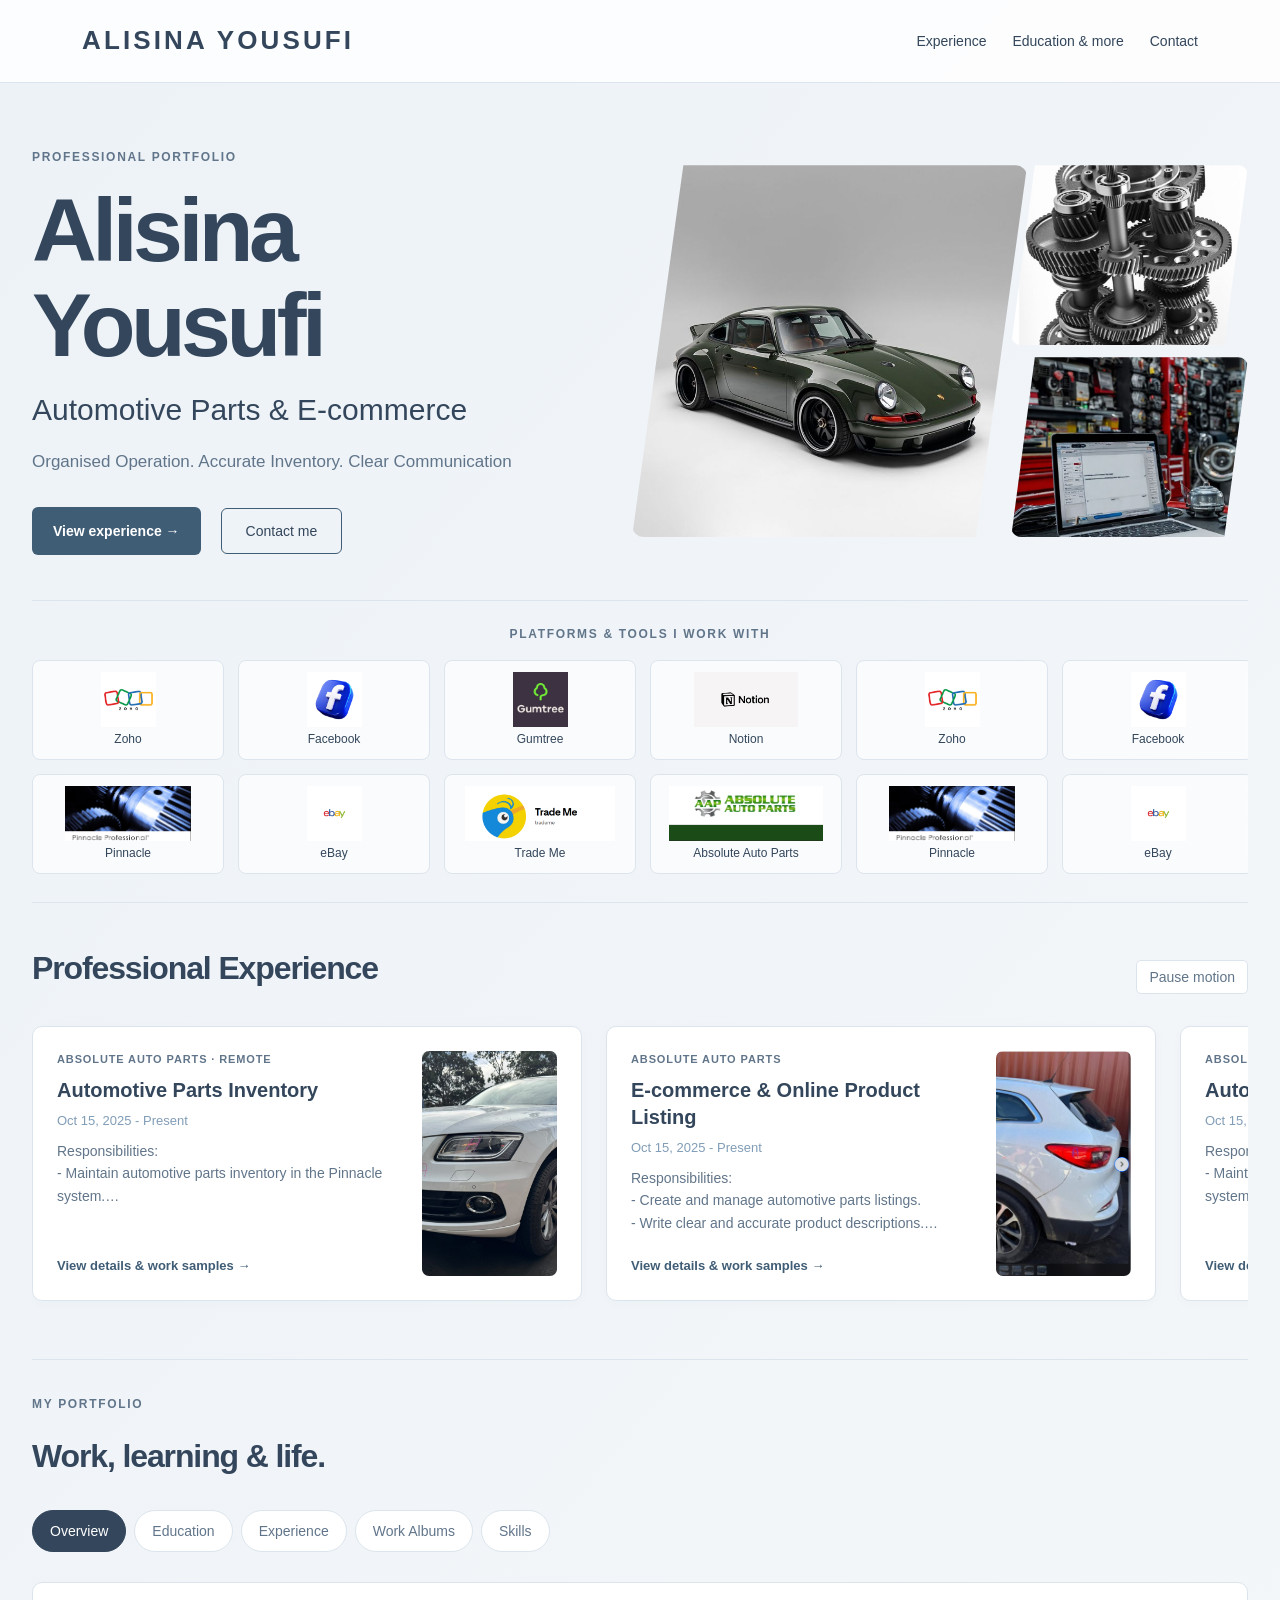
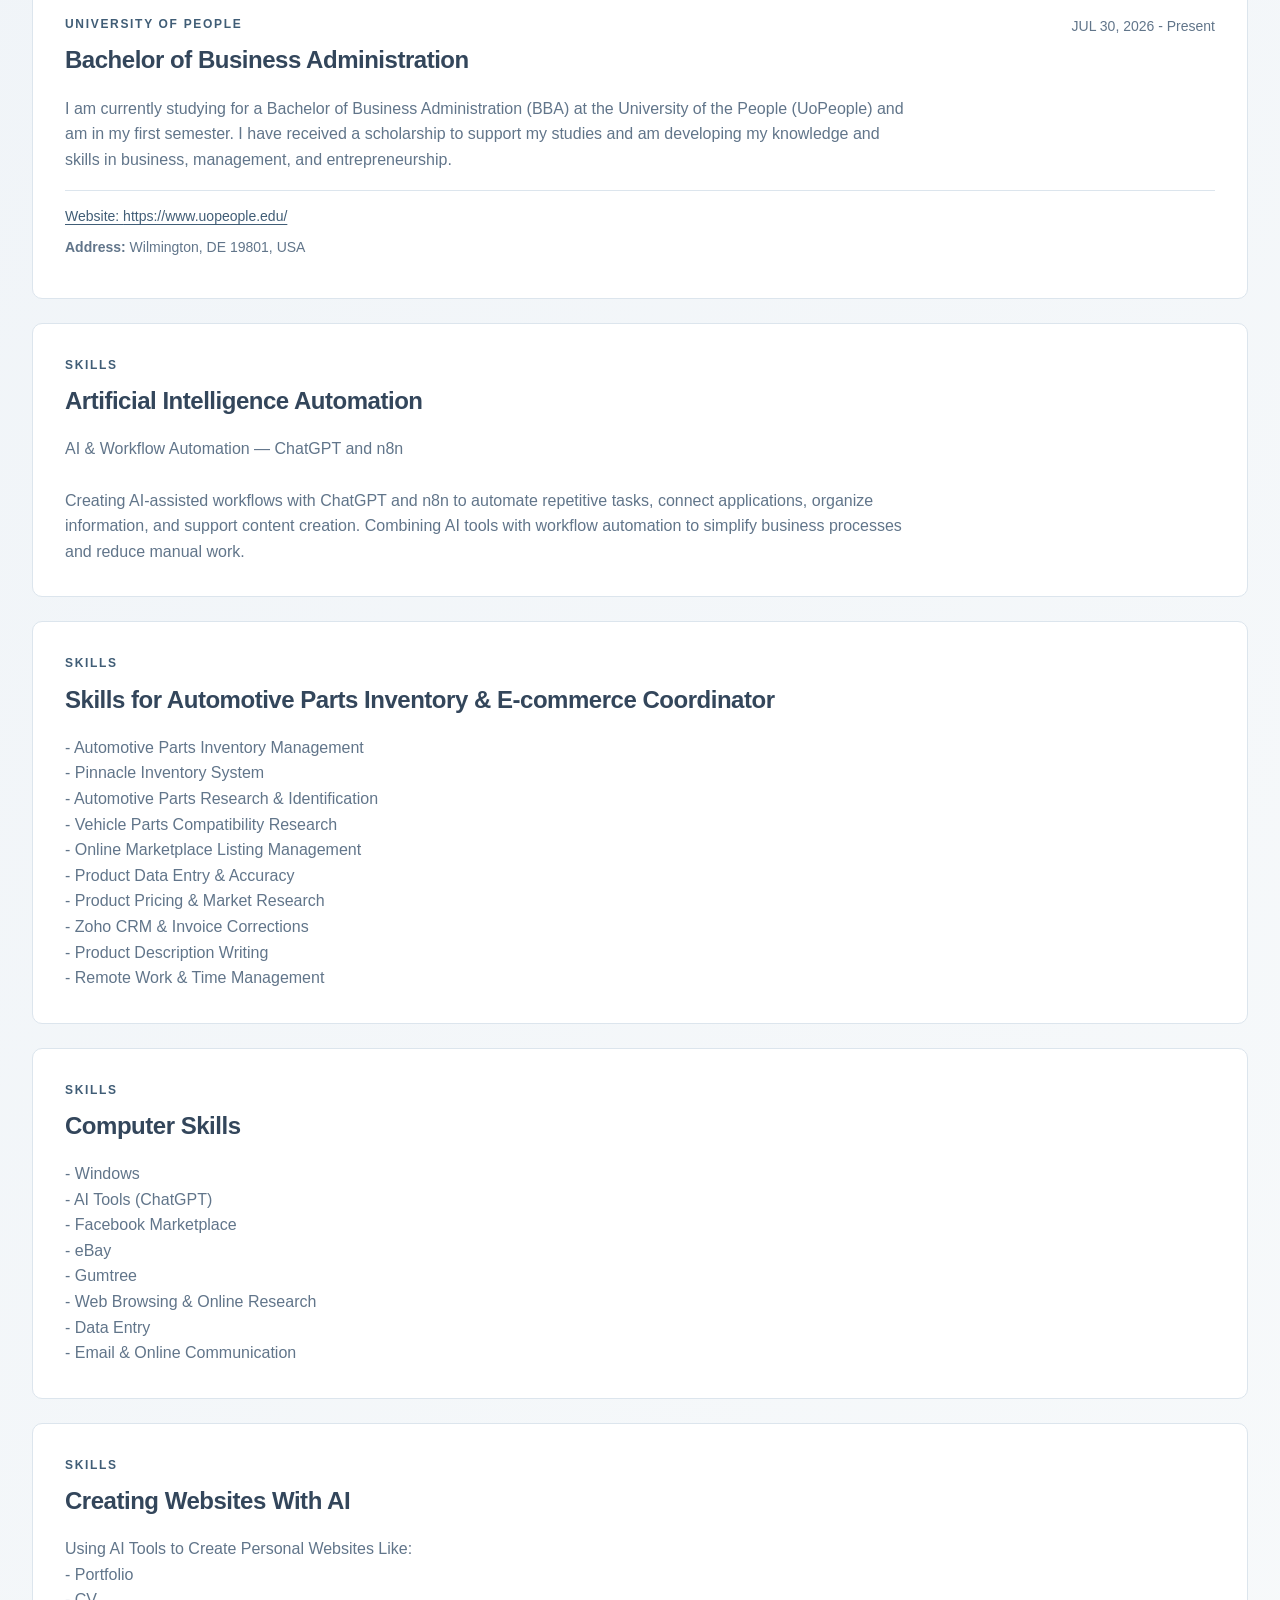
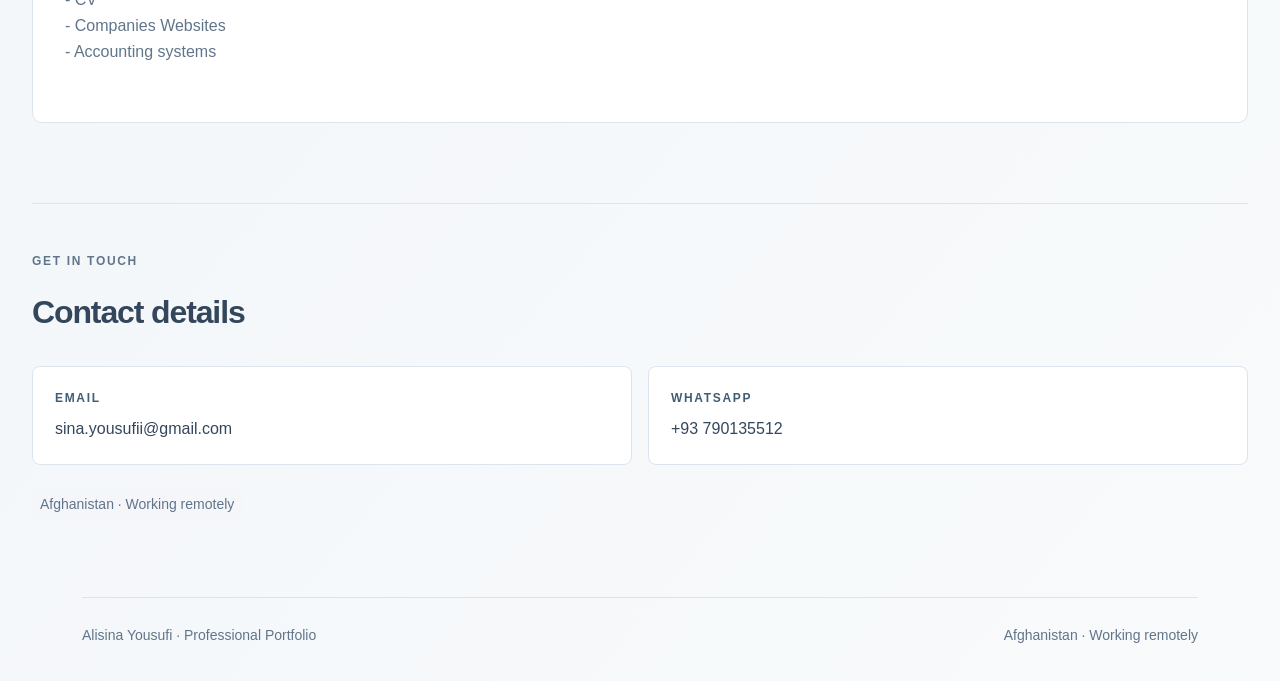
<file: index.html>
<!doctype html><html lang="en"><head><meta charset="UTF-8"><meta name="viewport" content="width=device-width, initial-scale=1"><title>Ali — Professional Portfolio</title><meta name="description" content="Ali’s automotive parts inventory, e-commerce experience and work portfolio."><link rel="icon" href="/favicon.svg">  <script type="module" crossorigin src="/index-C2itMsc4.js"></script>
  <link rel="stylesheet" crossorigin href="/index-CGgTXhXm.css">
</head><body><div id="root">Loading portfolio…</div></body></html>
</file>
<file: index-CGgTXhXm.css>
*{box-sizing:border-box}html{scroll-behavior:smooth}body{background:var(--bg);color:var(--ink);margin:0;font-family:Arial,Helvetica,sans-serif;font-size:16px;line-height:1.6}a{color:inherit;text-decoration:none}button,input,textarea,select{font:inherit}button,a,input,textarea,select{outline-offset:4px}button{cursor:pointer}button:disabled{opacity:.55;cursor:wait}main{max-width:1180px;margin:auto;padding:0 32px}.nav{border-bottom:1px solid var(--line);background:#fff;justify-content:space-between;align-items:center;gap:20px;min-height:92px;padding:20px max(32px,50vw - 558px);display:flex}.brand{align-items:center;gap:10px;font-size:18px;font-weight:700;display:flex}.mark{background:var(--ink);color:#fff;border-radius:8px;place-items:center;width:36px;height:36px;display:grid}.brand-muted{color:var(--muted);font-weight:400}nav{gap:26px;font-size:14px;display:flex}.manage{color:var(--muted)}.hero{grid-template-columns:1.35fr 1fr;align-items:center;gap:80px;padding:80px 0 88px;display:grid}.eyebrow{letter-spacing:.14em;color:var(--muted);text-transform:uppercase;margin:0 0 16px;font-size:12px;font-weight:700}h1,h2,h3,p{overflow-wrap:anywhere}h1{letter-spacing:-.055em;margin:0 0 28px;font-size:clamp(48px,6vw,76px);font-weight:700;line-height:1.06}h1 span{color:var(--blue)}.hero-intro{color:var(--muted);max-width:510px;font-size:18px;line-height:1.8}.hero-actions{align-items:center;gap:28px;margin-top:30px;display:flex}.button{background:var(--blue);color:#fff;border:0;border-radius:6px;padding:13px 21px;font-size:14px;font-weight:600;display:inline-block}.text-link{font-size:14px;font-weight:600}.profile-card{color:#fff;background:#182840;border-radius:14px;flex-direction:column;justify-content:space-between;min-height:430px;padding:34px;display:flex;box-shadow:15px 15px #e1e7f2}.monogram{color:#aec3ff;border:1px solid #63718a;border-radius:50%;place-items:center;width:110px;height:110px;font-size:48px;font-weight:400;display:grid}.profile-card .eyebrow{color:#a7b7d0;margin-bottom:8px}.profile-card h2{letter-spacing:-.03em;margin:0;font-size:36px}.headline{color:#d8e2f8;margin:5px 0 20px;font-size:18px}.profile-bottom{color:#bdcbe1;border-top:1px solid #405069;flex-direction:column;gap:6px;padding-top:20px;font-size:14px;display:flex}.profile-label{color:#91b1ff}.work{border-top:1px solid var(--line);padding:48px 0 80px;scroll-margin-top:30px}.section-header{justify-content:space-between;align-items:end;gap:32px;margin-bottom:28px;display:flex}.section-header h2{letter-spacing:-.035em;margin:0;font-size:32px}.section-header p:not(.eyebrow){max-width:330px;color:var(--muted);margin:0;font-size:14px}.tabs{flex-wrap:wrap;gap:8px;margin-bottom:30px;display:flex}.tabs button{border:1px solid var(--line);color:var(--muted);background:#fff;border-radius:30px;padding:9px 17px;font-size:14px}.tabs button[aria-selected=true]{background:var(--ink);color:#fff;border-color:var(--ink)}.entries{gap:24px;display:grid}.entry{border:1px solid var(--line);background:#fff;border-radius:10px;padding:32px}.entry-top{justify-content:space-between;gap:20px;display:flex}.entry .eyebrow{color:var(--blue);margin-bottom:10px}.entry h3{letter-spacing:-.02em;margin:0;font-size:24px;line-height:1.3}.period{color:var(--muted);font-size:14px}.description{white-space:pre-wrap;color:var(--muted);max-width:850px;margin:20px 0 0}.media-grid{grid-template-columns:repeat(auto-fit,minmax(min(100%,250px),1fr));gap:20px;margin-top:24px;display:grid}figure{margin:0}img,video{object-fit:contain;background:#e9edf3;border-radius:6px;width:100%;max-height:400px;display:block}figcaption{color:var(--muted);margin-top:8px;font-size:14px}footer{border-top:1px solid var(--line);max-width:1116px;color:var(--muted);justify-content:space-between;gap:20px;margin:auto;padding:26px 0 34px;font-size:14px;display:flex}.editor{padding-top:48px;padding-bottom:60px}.editor h1{margin:0;font-size:46px}.editor-panel{border:1px solid var(--line);background:#fff;border-radius:10px;margin:24px 0;padding:28px}.editor-panel h2{margin:0 0 20px;font-size:23px}.form-grid{grid-template-columns:1fr 1fr;gap:20px;display:grid}label{margin-bottom:18px;font-size:14px;font-weight:600;display:block}input,select,textarea{width:100%;color:var(--ink);background:#fff;border:1px solid #cbd4e1;border-radius:5px;margin-top:7px;padding:11px 12px;font-size:16px;display:block}textarea{resize:vertical}.hint,.status{color:var(--muted);font-size:14px}.status{min-height:24px}.entry-form{border:1px solid var(--line);background:#f4f7fc;border-radius:8px;padding:24px}.form-actions,.row-actions{align-items:center;gap:12px;display:flex}.form-actions button:not(.button),.row-actions button,.media-edit button{border:1px solid var(--line);background:#fff;border-radius:5px;padding:9px 15px;font-size:14px}.editor-row{border-bottom:1px solid var(--line);justify-content:space-between;align-items:center;gap:20px;padding:22px 0;display:flex}.editor-row h3{margin:0;font-size:18px}.editor-row p{color:var(--muted);margin:3px 0;font-size:14px}.editor-row .eyebrow{color:var(--blue);font-size:12px}.notice{background:#fff4d4;border-radius:6px;padding:18px}.restricted{padding-top:80px}.restricted h1{font-size:36px}@media (width<=750px){main{padding:0 20px}.nav{flex-wrap:wrap;min-height:80px;padding:18px 20px}.brand-muted{display:none}nav{gap:15px}.hero{grid-template-columns:1fr;gap:40px;padding:44px 0 58px}.profile-card{min-height:340px;box-shadow:8px 8px #e1e7f2}.hero h1{font-size:58px}.section-header{flex-direction:column;align-items:start;gap:16px}.work{padding-top:34px}.entry{padding:23px}.entry-top{flex-direction:column;gap:8px}.entry h3{font-size:21px}footer{flex-direction:column;gap:6px;margin:0 20px}.form-grid{grid-template-columns:1fr;gap:0}.editor{padding-top:32px}.editor-panel{padding:20px}.editor-row{flex-direction:column;align-items:start}.editor h1{font-size:38px}}.contact-section{border-top:1px solid var(--line);padding:48px 0 64px;scroll-margin-top:32px}.contact-grid{grid-template-columns:repeat(auto-fit,minmax(min(100%,260px),1fr));gap:16px;display:grid}.contact-item{border:1px solid var(--line);overflow-wrap:anywhere;background:#fff;border-radius:8px;flex-direction:column;gap:8px;padding:22px;display:flex}.contact-item:hover{border-color:var(--blue)}.contact-item .eyebrow{color:var(--blue);margin:0}.contact-location,.contact-empty{color:var(--muted);font-size:14px}.contact-location{margin-top:24px}@media (width<=750px){.nav nav{flex-wrap:wrap}.contact-section{padding:34px 0 44px}}.portfolio-page{isolation:isolate;position:relative}.portfolio-page>header,.portfolio-page>main,.portfolio-page>footer{z-index:1;position:relative}.logo-background{z-index:-1;pointer-events:none;opacity:.26;background:#f4f6fa;flex-direction:column;justify-content:space-around;gap:22px;padding:100px 0 30px;display:flex;position:fixed;inset:0;overflow:hidden}.logo-lane{flex-shrink:0;width:100%}.logo-track{will-change:transform;width:max-content;animation:85s linear infinite logo-drift;display:flex}.logo-group{gap:22px;padding-right:22px;display:flex}.floating-logo{background:#fff;border:1px solid #d7dfec;border-radius:10px;flex-direction:column;flex-shrink:0;justify-content:center;align-items:center;gap:8px;width:190px;height:126px;padding:12px 14px;display:flex;box-shadow:0 3px 12px #17253a08}.floating-logo img{object-fit:contain;background:0 0;border-radius:3px;width:160px;height:78px;max-height:none}.floating-logo span{white-space:nowrap;color:#17253a;font-size:14px;font-weight:600;line-height:1.2}.lane-1 .logo-track,.lane-3 .logo-track{animation-duration:100s;animation-direction:reverse}.lane-2 .logo-track{animation-duration:110s}.lane-4 .logo-track{animation-duration:95s}.is-paused .logo-track{animation-play-state:paused}.portfolio-page .hero-copy{background:#f4f6faf0;border-radius:12px;margin-left:-24px;padding:24px}.portfolio-page .work>.section-header,.portfolio-page .contact-section>.section-header{background:#f4f6faf2;border-radius:8px;margin-left:-16px;margin-right:-16px;padding:16px}.portfolio-page footer{background:#f4f6faf5}.contact-empty,.contact-location{background:#f4f6faf5;border-radius:4px;width:fit-content;padding:4px 8px}.background-toggle{border:1px solid var(--line);color:var(--muted);background:#fff;border-radius:5px;padding:5px 12px;font-size:14px}@keyframes logo-drift{0%{transform:translate(0)}to{transform:translate(-50%)}}@media (width<=750px){.logo-background{opacity:.22;gap:16px}.floating-logo{width:150px;height:108px;padding:10px}.floating-logo img{width:128px;height:64px}.floating-logo span{font-size:12px}.logo-group{gap:16px;padding-right:16px}.portfolio-page .hero-copy{margin-left:0;padding:18px}.logo-track{animation-duration:100s}}@media (prefers-reduced-motion:reduce){.logo-track{will-change:auto;animation:none!important}.background-toggle{display:none}html{scroll-behavior:auto}}.album-card{border:1px solid var(--line);background:#fff;border-radius:12px;overflow:hidden}.album-cover{cursor:pointer;text-align:left;background:#e5eaf3;border:0;width:100%;padding:0;display:block;position:relative}.album-cover:disabled{cursor:default;opacity:1}.album-image{place-items:center;height:300px;display:grid;overflow:hidden}.album-image img,.album-image video{object-fit:cover;border-radius:0;width:100%;height:100%;max-height:none}.album-cover:hover .album-image img{transition:transform .25s;transform:scale(1.025)}.album-count,.album-open{color:#fff;background:#17253aeb;border-radius:5px;padding:7px 13px;font-size:14px;position:absolute;bottom:18px}.album-count{left:18px}.album-open{color:var(--ink);background:#fff;right:18px}.album-info{padding:26px 30px}.album-info .eyebrow{color:var(--blue);margin-bottom:8px}.album-info h3{margin:0;font-size:24px;line-height:1.3}.album-info .description{margin-top:12px}.album-dialog{width:min(1000px,100% - 32px);max-height:90vh;color:var(--ink);overscroll-behavior:contain;background:#fff;border:0;border-radius:12px;padding:28px;overflow:auto}.album-dialog::backdrop{background:#0a152bba}.album-dialog-header{justify-content:space-between;align-items:start;gap:20px;margin-bottom:24px;display:flex}.album-dialog-header h2{margin:0;font-size:28px;line-height:1.3}.album-dialog-header .eyebrow{margin-bottom:8px}.album-close{border:1px solid var(--line);background:#fff;border-radius:5px;padding:8px 16px;font-size:14px}.album-gallery{grid-template-columns:repeat(auto-fit,minmax(min(100%,320px),1fr));gap:24px;display:grid}.album-gallery img,.album-gallery video{object-fit:contain;height:280px}.album-description{border-top:1px solid var(--line);margin-top:28px;padding-top:20px}@media (width<=750px){.album-image{height:230px}.album-info{padding:22px}.album-dialog{padding:20px}.album-dialog-header h2{font-size:23px}.album-dialog-header{gap:12px}.album-gallery img,.album-gallery video{height:auto;max-height:360px}.editor-panel .section-header .row-actions{flex-wrap:wrap}}@media (prefers-reduced-motion:reduce){.album-cover:hover .album-image img{transition:none;transform:none}}.album-dialog{margin:auto}.experience-albums{border:1px solid var(--line);border-radius:16px;margin-top:28px;padding:24px}.experience-albums>.eyebrow{margin-bottom:20px}.album-grid{grid-template-columns:repeat(auto-fill,minmax(min(100%,180px),220px));align-items:start;gap:26px;display:grid}.compact-album{background:0 0;border:0;width:100%;max-width:240px;overflow:visible}.compact-album .album-cover{isolation:isolate;background:0 0;padding:18px 18px 0;overflow:visible}.compact-album .album-image{background:#e5eaf3;border:4px solid #fff;border-radius:9px;height:125px;position:relative;overflow:visible;box-shadow:0 4px 12px #17253a26}.compact-album .album-image:before,.compact-album .album-image:after{content:"";z-index:-1;background:#dfe7f4;border:4px solid #fff;border-radius:9px;position:absolute;inset:0;box-shadow:0 2px 6px #17253a18}.compact-album .album-image:before{transform:rotate(-12deg)translate(-9px,-6px)}.compact-album .album-image:after{background:#c9d6ed;transform:rotate(10deg)translate(9px,-7px)}.compact-album .album-image img,.compact-album .album-image video{border-radius:5px}.compact-album .album-image>span{padding:10px;font-size:14px}.compact-album .album-count{padding:3px 7px;font-size:12px;bottom:8px;left:26px}.compact-album .album-open{display:none}.compact-album .album-info{text-align:center;padding:16px 8px 6px}.compact-album .album-info>.eyebrow{display:none}.compact-album .album-info h3{font-size:16px;line-height:1.4}.compact-album .album-info .description{text-align:center;margin-top:8px;font-size:14px;line-height:1.6}.entries>.compact-album{margin:12px 0}.experience-albums .compact-album:hover .album-image{box-shadow:0 4px 15px #2957db35}@media (width<=750px){.experience-albums{padding:18px 12px}.album-grid{grid-template-columns:repeat(auto-fill,minmax(min(100%,150px),1fr));gap:18px}.compact-album .album-image{height:110px}.compact-album .album-cover{padding:16px 16px 0}}.editor-top-actions{flex-wrap:wrap;gap:12px;display:flex}.editor-top-actions>button:last-child{background:var(--ink)}#entry-editor{scroll-margin-top:24px}.editor-row .row-actions{flex-wrap:wrap}.organization-fields{border:1px solid var(--line);border-radius:8px;margin:4px 0 24px;padding:18px}.organization-fields legend{padding:0 8px;font-size:16px;font-weight:600}.organization-contact{border-top:1px solid var(--line);color:var(--muted);overflow-wrap:anywhere;margin-top:18px;padding-top:14px;font-size:14px}.organization-contact p{margin:0 0 8px}.organization-links{flex-wrap:wrap;gap:8px 22px;margin-bottom:8px;display:flex}.organization-links a{color:var(--blue);text-underline-offset:3px;text-decoration:underline}.compact-album .organization-links{justify-content:center}.editor-row{align-items:start}.editor-row>.row-actions{justify-content:flex-end;max-width:560px}.row-actions .button{background:var(--blue);color:#fff;border-color:var(--blue)}.row-actions button:disabled{cursor:not-allowed}@media (width<=750px){.editor-row>.row-actions{justify-content:flex-start}}.backup-panel{justify-content:space-between;align-items:center;gap:24px;display:flex}.backup-panel>div:first-child{max-width:680px}.backup-panel h2{margin-bottom:10px}.backup-actions{flex-direction:column;flex-shrink:0;gap:14px;display:flex}.backup-json{color:var(--blue);font-size:14px;text-decoration:underline}@media (width<=750px){.backup-panel{flex-direction:column;align-items:start}}:root{--ink:#33465b;--muted:#61758a;--blue:#405d76;--line:#dce5ed;--bg:#f0f3f6}.slate-page{background:linear-gradient(130deg,#edf2f7,#f8fafb);min-height:100vh}.slate-page .nav{background:#ffffffd9;min-height:80px}.slate-page .brand{letter-spacing:.12em;text-transform:uppercase;font-size:26px}.slate-page main{max-width:1320px}.slate-page .hero{grid-template-columns:1fr 1.1fr;gap:40px;padding:65px 0 45px}.slate-page .hero-copy{background:0 0;margin:0;padding:0}.slate-page h1{letter-spacing:-.05em;margin-bottom:16px;font-size:clamp(60px,7vw,104px)}.hero-headline{margin:0;font-size:clamp(21px,2.4vw,30px);font-weight:500;line-height:1.4}.slate-page .hero-intro{font-size:17px;line-height:1.7}.outline-button{border:1px solid var(--blue);border-radius:6px;padding:11px 24px;font-size:14px}.slate-page .hero-actions{gap:20px}.hero-photos{grid-template-rows:180px 180px;grid-template-columns:1.4fr 1fr;gap:12px;display:grid}.hero-photos img{object-fit:cover;background:#e4ebf2;border-radius:10px;width:100%;height:100%;max-height:none}.hero-photos .photo-0{grid-row:span 2}.hero-photos:has(img:only-child){grid-template-columns:1fr}.hero-photo-empty{border:1px dashed var(--line);color:var(--muted);border-radius:12px;grid-area:span 2/1/auto/-1;place-items:center;display:grid}.tools-section{border-block:1px solid var(--line);padding:24px 0 28px}.tools-section>.eyebrow{text-align:center}.tools-grid{grid-template-rows:repeat(2,100px);grid-auto-columns:192px;grid-auto-flow:column;justify-content:safe center;gap:14px;padding:4px;display:grid;overflow-x:auto}.tool-logo{border:1px solid var(--line);background:#ffffffa8;border-radius:8px;flex-direction:column;justify-content:center;align-items:center;padding:10px 16px;display:flex}.tool-logo img{object-fit:contain;background:0 0;border-radius:0;width:100%;height:55px}.tool-logo figcaption{text-align:center;color:var(--ink);margin-top:3px;font-size:12px}.experience-section{padding:40px 0}.experience-section h2{font-size:32px}.experience-window{padding:4px 0 18px;overflow:hidden}.experience-track{width:max-content;animation:linear infinite experience-drift;display:flex}.experience-group{align-items:flex-start;gap:24px;padding-right:24px;display:flex}.experience-group>.entry{flex-shrink:0;width:560px;padding:26px;box-shadow:0 4px 16px #33465b05}.experience-group .entry h3{font-size:23px}.experience-group .description{font-size:15px}.experience-window:hover .experience-track,.experience-window:focus-within .experience-track,.motion-paused .experience-track{animation-play-state:paused}.single-experience{width:100%;animation:none}.single-experience .entry{width:min(100%,700px)}.single-experience .experience-group{width:100%;padding:0}.slate-page .work>.section-header,.slate-page .contact-section>.section-header{background:0 0;margin-left:0;margin-right:0;padding:0}.slate-page .work{padding-top:35px}.slate-page footer{background:0 0}.display-media-grid{grid-template-columns:repeat(auto-fill,minmax(160px,1fr));gap:20px;display:grid}.display-media-grid img{object-fit:contain;height:110px}.display-media-grid .media-edit{border:1px solid var(--line);border-radius:8px;padding:12px}@keyframes experience-drift{0%{transform:translate(0)}to{transform:translate(-50%)}}@media (width<=750px){.slate-page .hero{grid-template-columns:1fr;gap:28px;padding:40px 0}.hero-photos{grid-template-rows:130px 130px}.slate-page .hero h1{font-size:64px}.tools-grid{grid-template-rows:repeat(2,90px);grid-auto-columns:150px;justify-content:start}.experience-group>.entry{width:calc(100vw - 65px);padding:22px}.experience-section h2{font-size:27px}.slate-page .hero-actions{flex-wrap:wrap}}@media (prefers-reduced-motion:reduce){.experience-track{animation:none}.experience-window{overflow-x:auto}.experience-group[aria-hidden=true]{display:none}}.tool-rows{flex-direction:column;gap:14px;display:flex;overflow:hidden}.tool-lane{overflow:hidden}.tool-moving-track{width:max-content;animation:60s linear infinite tool-marquee;display:flex}.tool-moving-group{gap:14px;padding-right:14px;display:flex}.tool-moving-group .tool-logo{flex-shrink:0;width:192px;height:100px}.tool-lane-1 .tool-moving-track{animation-duration:65s;animation-direction:reverse}.motion-paused .tool-moving-track,.tool-rows:hover .tool-moving-track{animation-play-state:paused}@keyframes tool-marquee{0%{transform:translate(0)}to{transform:translate(-50%)}}.hero-photos{grid-template-rows:180px 180px;grid-template-columns:1.55fr 1fr;gap:12px}.hero-photos .photo-0{clip-path:polygon(13% 0,100% 0,87% 100%,0 100%);border-radius:12px;width:calc(100% + 28px)}.hero-photos .photo-1,.hero-photos .photo-2{clip-path:polygon(10% 0,100% 0,90% 100%,0 100%);border-radius:10px}.hero-photos:has(img:only-child) .photo-0{clip-path:polygon(10% 0,100% 0,90% 100%,0 100%);width:100%}.experience-group{align-items:stretch}.experience-preview{border:1px solid var(--line);background:#fff;border-radius:10px;flex-shrink:0;gap:20px;width:550px;height:275px;padding:24px;display:flex;overflow:hidden;box-shadow:0 3px 12px #33465b06}.preview-copy{flex-direction:column;flex:1;min-width:0;display:flex}.experience-preview .eyebrow{letter-spacing:.08em;-webkit-line-clamp:1;-webkit-box-orient:vertical;margin:0 0 8px;font-size:11px;display:-webkit-box;overflow:hidden}.experience-preview h3{-webkit-line-clamp:2;-webkit-box-orient:vertical;margin:0 0 7px;font-size:20px;line-height:1.35;display:-webkit-box;overflow:hidden}.preview-period{color:#819db7;margin:0 0 8px;font-size:13px}.preview-description{color:var(--muted);white-space:pre-line;-webkit-line-clamp:3;-webkit-box-orient:vertical;margin:0;font-size:14px;line-height:1.6;display:-webkit-box;overflow:hidden}.preview-open{color:var(--blue);text-align:left;background:0 0;border:0;margin-top:auto;padding:9px 0 0;font-size:13px;font-weight:600}.preview-photo{object-fit:cover;border-radius:7px;flex-shrink:0;width:135px;height:100%;max-height:none}.single-experience .experience-preview{width:min(100%,550px)}@media (width<=750px){.tool-moving-group .tool-logo{width:150px;height:90px}.hero-photos{grid-template-rows:135px 135px}.experience-preview{gap:12px;width:calc(100vw - 60px);height:290px;padding:20px}.preview-photo{width:85px}.experience-preview h3{font-size:18px}}@media (prefers-reduced-motion:reduce){.tool-moving-track{animation:none}.tool-lane{overflow-x:auto}.tool-moving-group[aria-hidden=true]{display:none}}
</file>
